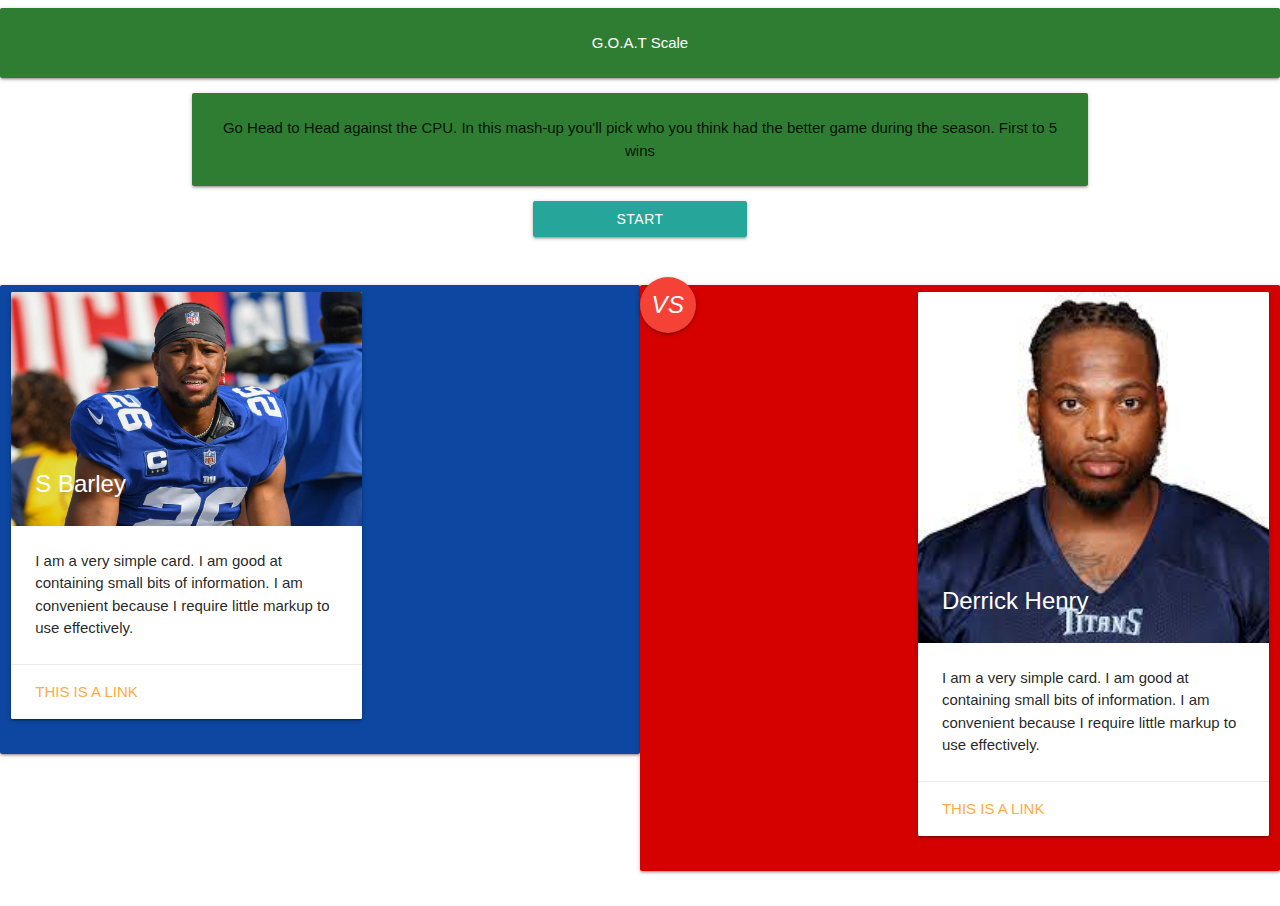
<file: goat-scale/index.html>
<!DOCTYPE html>
<html lang="en">
  <head>
    <meta charset="UTF-8" />
    <meta http-equiv="X-UA-Compatible" content="IE=edge" />
    <meta name="viewport" content="width=device-width, initial-scale=1.0" />
    <link rel="stylesheet" href="./assets/css/style.css" />
    <link
      rel="stylesheet"
      href="https://cdnjs.cloudflare.com/ajax/libs/materialize/1.0.0/css/materialize.min.css"
    />
    <title>G.O.A.T Scale</title>
  <body>
      <header class="col s12 card-panel green darken-3 white-text center-align">G.O.A.T Scale</header>

      <div class="row">
          <div class="container">
        <div class="card-panel green darken-3 center-align">Go Head to Head against the CPU. In this mash-up you'll pick who you think had the better game during the season. First to 5 wins</div>
          </div>

                <div class="row">
                    <button class="btn waves-effect waves-light col s2 push-s5 center-align" type="submit" name="action" id="btn">Start
                        <i class="material-icons right"></i>
                      </button>
                      
                </div>
              </nav>
          </div>          
      

      <div class="row ">
          <div class= "col s6 card-panel blue darken-4 " id="giants">
            <div class="row">
                <div class="col s12 m7">
                  <div class="card">
                    <div class="card-image">
                      <img src="./assets/images/s-barkley.jpg">
                      <span class="card-title">S Barley</span>
                    </div>
                    <div class="card-content">
                      <p>I am a very simple card. I am good at containing small bits of information.
                      I am convenient because I require little markup to use effectively.</p>
                    </div>
                    <div class="card-action">
                      <a href="#">This is a link</a>
                    </div>
                  </div>
                </div>
              </div>
          </div>
          <a class="btn-floating btn-large waves-effect waves-light red" id="vs"><i class="material-icons" >VS</i></a>
          <div class= "col s6 card-panel red accent-4">
            <div class="row">
                <div class="col s12 m7 " id="redcard">
                  <div class="card">
                    <div class="card-image ">
                      <img src="./assets/images/d-henry.jpg">
                      <span class="card-title">Derrick Henry</span>
                    </div>
                    <div class="card-content">
                      <p>I am a very simple card. I am good at containing small bits of information.
                      I am convenient because I require little markup to use effectively.</p>
                    </div>
                    <div class="card-action">
                      <a href="#">This is a link</a>
                    </div>
                  </div>
                </div>
              </div>
        </div>
      </div>
    <script src="assets/js/script.js"></script>
  </body>
</html>
</file>
<file: goat-scale/assets/css/style.css>
#redcard {
  float: right;
}

#vs {
  position: absolute;
  z-index: 1;
}

/* Welcome to Wings CSS style file
made by: Dominique Akers, John Damaso, Jon Taylor, & Kevin Bugusky
Table of contents: 
    0) Unversal selector & Variables lines: 10-145
    1) Element type selectors
    2) Class selectors
    3) ID selectors
*/
/* Variables and Universal */
* {
  border: 0px;
}
/* Variables for team colors to alter css dynamically 
    Here is the source of colors https://teamcolorcodes.com/kansas-city-chiefs-color-codes/*/
:root {
  /* Ari Cardinals */
  --ariCardPrimary: #97233f;
  --ariCardSecondary: #000000;
  --ariCardTertiary: #ffffff;
  /* Atl Falcons */
  --atlFalPrimary: #a71930;
  --atlFalSecondary: #000000;
  --atlFalTertiary: #a5acaf;
  /* Balt Ravens */
  --balrRavPrimary: #241773;
  --balrRavSecondary: #000000;
  --balrRavTertiary: #9e7c0c;
  /* Buff Bills */
  --buffBillPrimary: #00338d;
  --buffBillSecondary: #c60c30;
  --buffBillTertiary: #a5acaf;
  /* Chi Bears */
  --chiBearPrimary: #0b162a;
  --chiBearSecondary: #c83803;
  --chiBearTertiary: #ffff;
  /* Car Panthers */
  --carPantPrimary: #0085ca;
  --carPantSecondary: #010708;
  --carPantTertiary: #a5acaf;
  /* Cin Bengals */
  --cinBengPrimary: #fb4f14;
  --cinBengSecondary: #000000;
  --cinBengTertiary: #a5acaf;
  /* Cle Brown */
  --cleBrownPrimary: #311d00;
  --cleBrownSecondary: #ff3c00;
  --cleBrownTertiary: #ffffff;
  /* Dal Cowboys */
  --dalCowPrimary: #003594;
  --dalCowSecondary: #869397;
  --dalCowTertiary: #ffffff;
  /* Den Broncos */
  --denBrocPrimary: #fb4f14;
  --denBroncSecondary: #002244;
  --denBroncTertiary: #ffffff;
  /* Det Lions */
  --detLionPrimary: #0076b6;
  --detLionSecondary: #b0b7bc;
  --detLionTertiary: #000000;
  /* GreenBay Packers (sidenote: green doesn't look right) */
  --greenBayPrimary: #203731;
  --greenBaySecondary: #ffb612;
  --greenBayTertiary: #ffffff;
  /* Hou Texans */
  --houTexPrimary: #03202f;
  --houTexSecondary: #a71930;
  --houTexTertiary: #ffffff;
  /* Ind Colts */
  --indyColtsPrimary: #002c5f;
  --indyColtsSecondary: #a2aaad;
  --indyColtsTertiary: #ffffff;
  /* Jax Jaguars */
  --jaxJagPrimary: #006778;
  --jaxJagSecondary: #d7a22a;
  --jaxJagTertiary: #101820;
  /* KC Chiefs */
  --kcChiefPrimary: #e31837;
  --kcChiefSecondary: #ffb81c;
  --kcChiefTertiary: #ffffff;
  /* La Chargers */
  --laChargePrimary: #0080c6;
  --laChargeSecondary: #ffc20e;
  --laChargeTertiary: #ffffff;
  /* La Rams */
  --laRamsPrimary: #003594;
  --laRamsSecondary: #ffa300;
  --laRamsTertiary: #ffd100;
  /* Mia Dolphins */
  --miaDolphPrimary: #008e97;
  --miaDolphSecondary: #fc4c02;
  --miaDolphTertiary: #005778;
  /* Min Vikings */
  --minVikPrimary: #4f2683;
  --minVikSecondary: #ffc62f;
  --minVikTertiary: #ffffff;
  /* New Patriots */
  --newPatPrimary: #002244;
  --newPatSecondary: #c60c30;
  --newPatTertiary: #b0b7bc;
  /* New Saints */
  --newSaintPrimary: #d3bc8d;
  --newSaintSecondary: #101820;
  --newSaintTertiary: #ffffff;
  /* NY Giants */
  --nyGiantPrimary: #0b2265;
  --nyGiantSecondary: #a71930;
  --nyGiantTertiary: #a5acaf;
  /* NY Jets */
  --nyJetPrimary: #125740;
  --nyJetSecondary: #000000;
  --nyJetTertiary: #ffffff;
  /* Oak Raiders */
  --oakRadPrimary: #000000;
  --oakRadSecondary: #a5acaf;
  --oakRadTertiary: #ffffff;
  /* Phi Eagles */
  --phiEaglePrimary: #004c54;
  --phiEagleSecondary: #acc0c6;
  --phiEagleTertiary: #000000;
  /* Pitt Steelers */
  --pitSteelPrimary: #ffb612;
  --pitSteelSecondary: #101820;
  --pitSteelTertiary: #ffffff;
  /* Frisco 49ers */
  --friscoPrimary: #aa0000;
  --friscoSecondary: #b3995d;
  --friscoTertiary: #ffffff;
  /* Sea Seahawks */
  --seaHawkPrimary: #002244;
  --seaHawkSecondary: #69be28;
  --seaHawkTertiary: #a5acaf;
  /* Tampa Buccaneers */
  --tampBayPrimary: #d50a0a;
  --tampBaySecondary: #ff7900;
  --tampBayTertiary: #0a0a08;
  /* Tennesse Titans */
  --tTitsPrimary: #0c2340;
  --tTitsSecondary: #4b92db;
  --tTitsTertiary: #c8102e;
  /* Wash Football Team */
  --tampBayPrimary: #5a1414;
  --tampBaySecondary: #ffb612;
  --tampBayTertiary: #0a0a08;
}
/* ID Selectors */
/* Team ID selectors */
#ari {
  /* need to apply to Dominic's code & see how or if we want to use it sample below*/
  background-color: var(--ariCardPrimary);
  color: var(--ariCardSecondary);
  border-color: var(--ariCardTertiary);
  border: 2px;
  border-radius: 10px;
}
/* Add more if we want this for each team */

/* #giants {
  background-color: var(--nyGiantPrimary);
  color: var(--nyGiantSecondary);
  border-color: var(--nyGiantTertiary);
  border: 2px;
  border-radius: 10px;
} */
</file>
